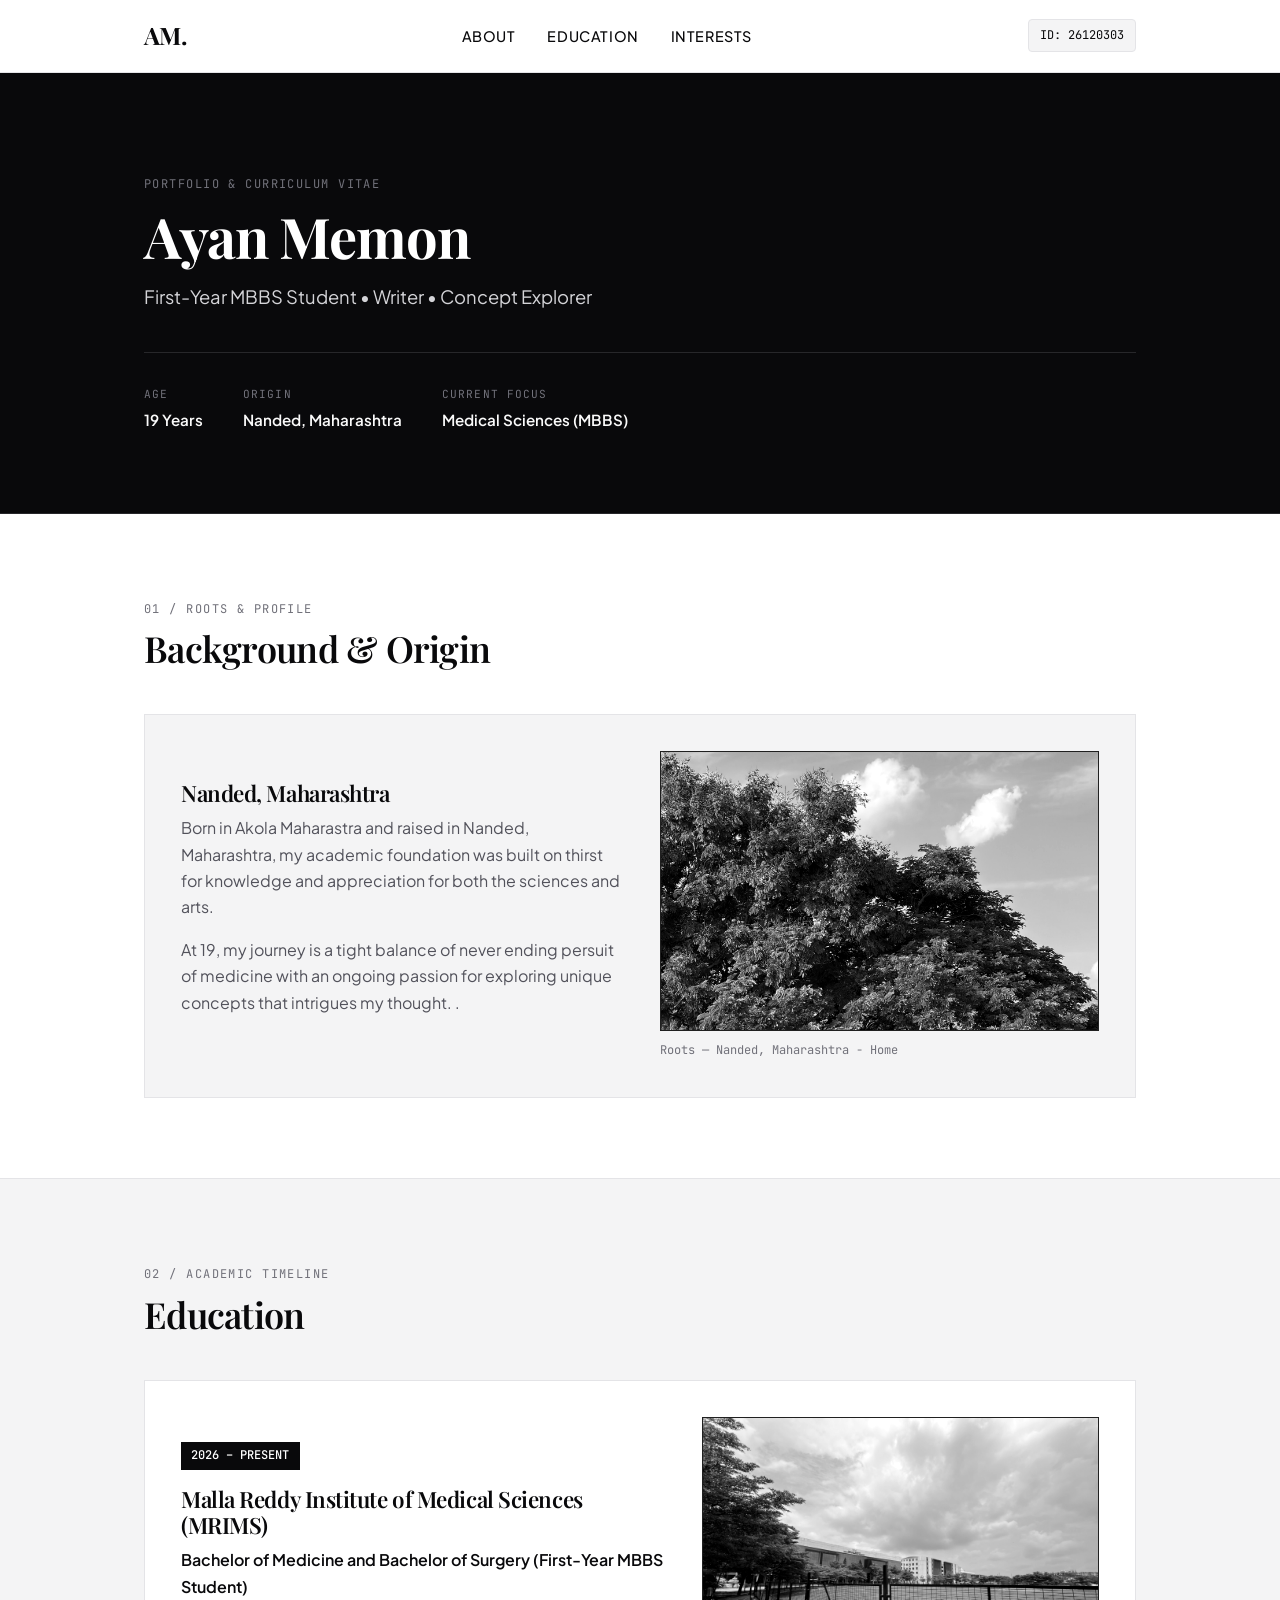
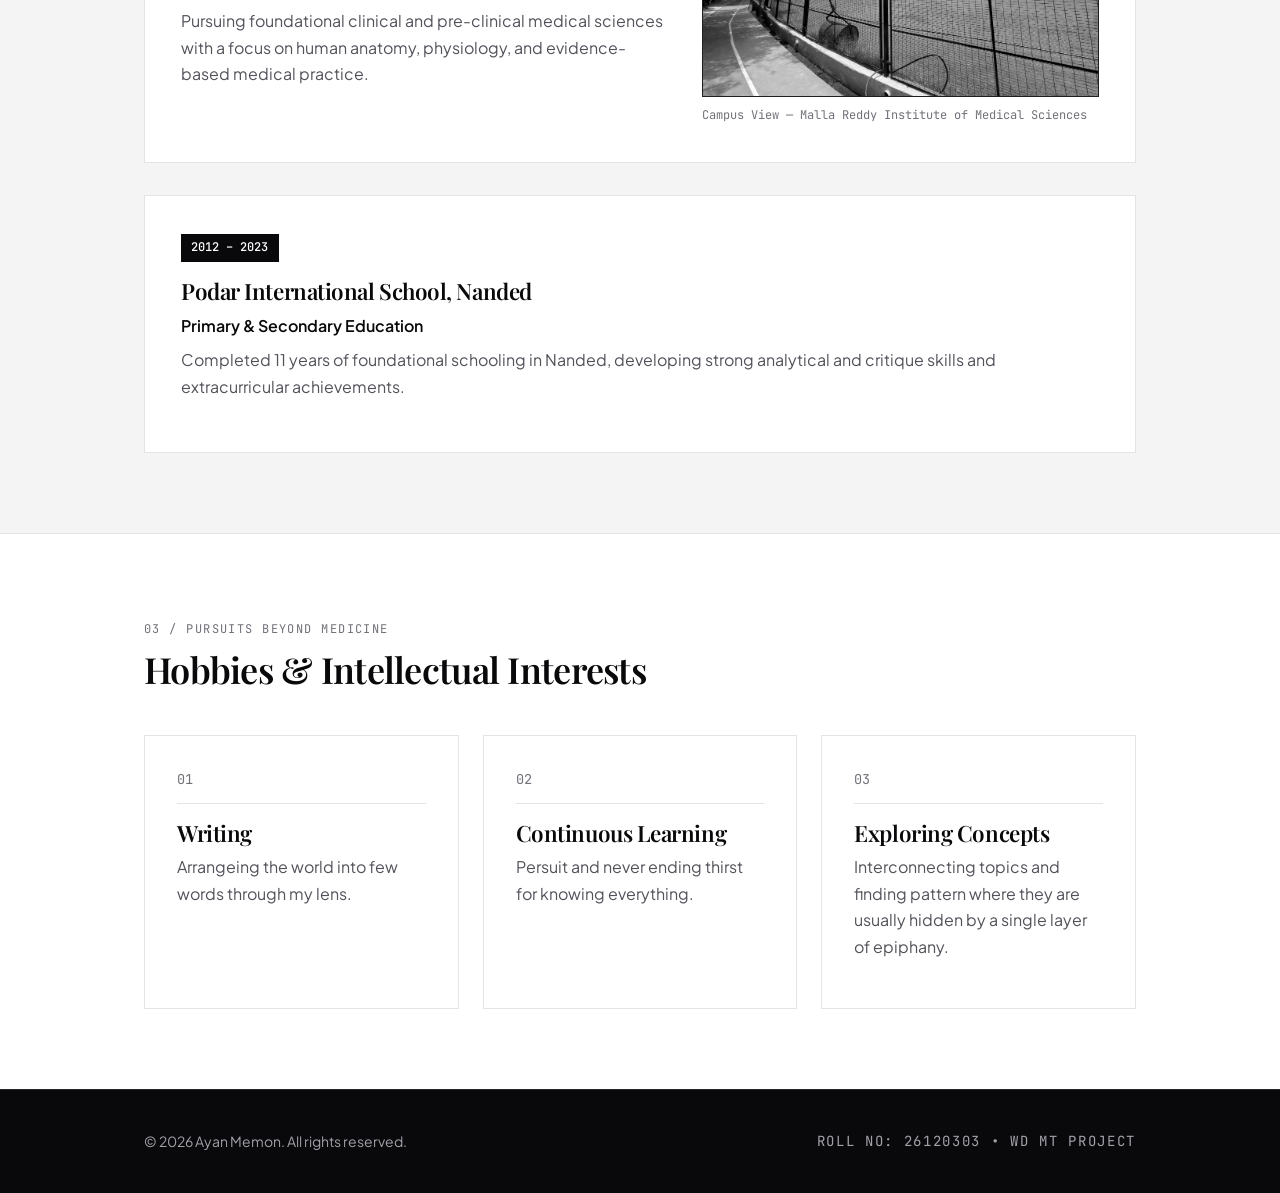
<file: index.html>
<!DOCTYPE html>
<html lang="en">
<head>
    <meta charset="UTF-8">
    <meta name="viewport" content="width=device-width, initial-scale=1.0">
    <title>Ayan Memon | Portfolio & Resume</title>
    <!-- 3 Crisp Google Fonts: Playfair Display (Serif), Plus Jakarta Sans (Sans-Serif), JetBrains Mono (Monospace) -->
    <link rel="preconnect" href="https://fonts.googleapis.com">
    <link rel="preconnect" href="https://fonts.gstatic.com" crossorigin>
    <link href="https://fonts.googleapis.com/css2?family=JetBrains+Mono:wght@400;500&family=Playfair+Display:wght@600;700&family=Plus+Jakarta+Sans:wght@400;500;600;700&display=swap" rel="stylesheet">
    <link rel="stylesheet" href="style.css">
</head>
<body>

    <!-- Sticky Navigation Bar -->
    <header id="navbar">
        <div class="nav-container">
            <a href="#hero" class="brand-logo">AM<span>.</span></a>
            <nav>
                <ul class="nav-links">
                    <li><a href="#about">About</a></li>
                    <li><a href="#education">Education</a></li>
                    <li><a href="#hobbies">Interests</a></li>
                </ul>
            </nav>
            <span class="roll-badge">ID: 26120303</span>
        </div>
    </header>

    <!-- Hero / Header Section -->
    <section id="hero">
        <div class="container hero-content">
            <p class="mono-label">PORTFOLIO & CURRICULUM VITAE</p>
            <h1>Ayan Memon</h1>
            <p class="hero-subtitle">First-Year MBBS Student &bull; Writer &bull; Concept Explorer</p>
            <div class="meta-strip">
                <div class="meta-item">
                    <span class="meta-key">AGE</span>
                    <span class="meta-val">19 Years</span>
                </div>
                <div class="meta-item">
                    <span class="meta-key">ORIGIN</span>
                    <span class="meta-val">Nanded, Maharashtra</span>
                </div>
                <div class="meta-item">
                    <span class="meta-key">CURRENT FOCUS</span>
                    <span class="meta-val">Medical Sciences (MBBS)</span>
                </div>
            </div>
        </div>
    </section>

    <!-- About & Origin Section (Features Nanded.jpg) -->
    <section id="about" class="section-block">
        <div class="container">
            <div class="section-header">
                <span class="mono-label">01 / ROOTS & PROFILE</span>
                <h2>Background & Origin</h2>
            </div>
            <div class="split-card">
                <div class="split-text">
                    <h3>Nanded, Maharashtra</h3>
                    <p>Born in Akola Maharastra and raised in Nanded, Maharashtra, my academic foundation was built on thirst for knowledge and appreciation for both the sciences and arts.</p>
                    <p>At 19, my journey is a tight balance of never ending persuit of medicine with an ongoing passion for exploring unique concepts that intrigues my thought. .</p>
                </div>
                <div class="split-media">
                    <img src="Nanded.jpg" alt="Canopy view in Nanded, Maharashtra" class="featured-img">
                    <p class="img-caption">Roots — Nanded, Maharashtra - Home</p>
                </div>
            </div>
        </div>
    </section>

    <!-- Education Section (Features MRIMS.jpg) -->
    <section id="education" class="section-block alt-bg">
        <div class="container">
            <div class="section-header">
                <span class="mono-label">02 / ACADEMIC TIMELINE</span>
                <h2>Education</h2>
            </div>

            <div class="edu-grid">
                <!-- Card 1: MRIMS -->
                <article class="edu-card featured-edu">
                    <div class="edu-card-content">
                        <span class="date-tag">2026 &ndash; PRESENT</span>
                        <h3>Malla Reddy Institute of Medical Sciences (MRIMS)</h3>
                        <p class="degree-title">Bachelor of Medicine and Bachelor of Surgery (First-Year MBBS Student)</p>
                        <p class="edu-desc">Pursuing foundational clinical and pre-clinical medical sciences with a focus on human anatomy, physiology, and evidence-based medical practice.</p>
                    </div>
                    <div class="edu-card-image">
                        <img src="MRIMS.jpg" alt="Malla Reddy Institute of Medical Sciences Campus" class="featured-img">
                        <p class="img-caption">Campus View — Malla Reddy Institute of Medical Sciences</p>
                    </div>
                </article>

                <!-- Card 2: Podar International School -->
                <article class="edu-card">
                    <div class="edu-card-content">
                        <span class="date-tag">2012 &ndash; 2023</span>
                        <h3>Podar International School, Nanded</h3>
                        <p class="degree-title">Primary & Secondary Education</p>
                        <p class="edu-desc">Completed 11 years of foundational schooling in Nanded, developing strong analytical and critique skills and extracurricular achievements.</p>
                    </div>
                </article>
            </div>
        </div>
    </section>

    <!-- Hobbies & Interests Section -->
    <section id="hobbies" class="section-block">
        <div class="container">
            <div class="section-header">
                <span class="mono-label">03 / PURSUITS BEYOND MEDICINE</span>
                <h2>Hobbies & Intellectual Interests</h2>
            </div>
            <div class="hobby-grid">
                <div class="hobby-card">
                    <span class="card-index">01</span>
                    <h3>Writing</h3>
                    <p>Arrangeing the world into few words through my lens.</p>
                </div>
                <div class="hobby-card">
                    <span class="card-index">02</span>
                    <h3>Continuous Learning</h3>
                    <p>Persuit and never ending thirst for knowing everything.</p>
                </div>
                <div class="hobby-card">
                    <span class="card-index">03</span>
                    <h3>Exploring Concepts</h3>
                    <p>Interconnecting topics and finding pattern where they are usually hidden by a single layer of epiphany.</p>
                </div>
            </div>
        </div>
    </section>

    <!-- Footer -->
    <footer id="main-footer">
        <div class="container footer-flex">
            <p>&copy; 2026 Ayan Memon. All rights reserved.</p>
            <p class="mono-label">ROLL NO: 26120303 &bull; WD MT PROJECT</p>
        </div>
    </footer>

</body>
</html>
</file>
<file: style.css>
/* ==========================================================================
   1. CSS VARIABLES & RESET (Monochrome Palette + 3 Crisp Fonts)
   ========================================================================== */
:root {
    --bg-primary: #FFFFFF;
    --bg-secondary: #F4F4F5;
    --bg-dark: #09090B;
    --text-primary: #09090B;
    --text-secondary: #52525B;
    --text-muted: #71717A;
    --border-color: #E4E4E7;
    --border-dark: #27272A;

    /* 3 Distinct Crisp Font Families */
    --font-Display: 'Playfair Display', Georgia, serif;       /* Font 1: Crisp Editorial Serif */
    --font-Sans: 'Plus Jakarta Sans', -apple-system, sans-serif; /* Font 2: Geometric UI Sans */
    --font-Mono: 'JetBrains Mono', monospace;                 /* Font 3: Technical Monospace */
}

* {
    margin: 0;
    padding: 0;
    box-sizing: border-box;
}

html {
    scroll-behavior: smooth;
    -webkit-font-smoothing: antialiased;
    -moz-osx-font-smoothing: grayscale;
}

/* ==========================================================================
   2. ELEMENT SELECTORS
   ========================================================================== */
body {
    font-family: var(--font-Sans);
    background-color: var(--bg-primary);
    color: var(--text-primary);
    line-height: 1.65;
    font-size: 16px;
}

h1, h2, h3 {
    font-family: var(--font-Display);
    color: var(--text-primary);
    line-height: 1.2;
    letter-spacing: -0.02em;
}

h1 {
    font-size: 3.5rem;
    font-weight: 700;
    margin-bottom: 0.75rem;
}

h2 {
    font-size: 2.25rem;
    font-weight: 600;
}

h3 {
    font-size: 1.4rem;
    font-weight: 600;
    margin-bottom: 0.5rem;
}

p {
    color: var(--text-secondary);
    margin-bottom: 1rem;
}

a {
    color: var(--text-primary);
    text-decoration: none;
    transition: color 0.2s ease, opacity 0.2s ease;
}

a:hover {
    color: var(--text-muted);
}

img {
    max-width: 100%;
    display: block;
}

/* ==========================================================================
   3. ID SELECTORS (Layout Landmarks & Positioning)
   ========================================================================== */
#navbar {
    position: sticky;
    top: 0;
    z-index: 1000;
    background-color: rgba(255, 255, 255, 0.92);
    backdrop-filter: blur(8px);
    border-bottom: 1px solid var(--border-color);
}

#hero {
    background-color: var(--bg-dark);
    color: var(--bg-primary);
    padding: 6rem 0 5rem;
    border-bottom: 1px solid var(--border-dark);
}

#hero h1 {
    color: var(--bg-primary);
}

#main-footer {
    background-color: var(--bg-dark);
    color: var(--bg-primary);
    padding: 2.5rem 0;
    border-top: 1px solid var(--border-dark);
}

#main-footer p {
    color: #A1A1AA;
    margin-bottom: 0;
    font-size: 0.875rem;
}

/* ==========================================================================
   4. CLASS SELECTORS (Components, Grid, Flexbox & Cards)
   ========================================================================== */
.container {
    max-width: 1040px;
    margin: 0 auto;
    padding: 0 1.5rem;
}

.nav-container {
    max-width: 1040px;
    margin: 0 auto;
    padding: 1rem 1.5rem;
    display: flex;
    justify-content: space-between;
    align-items: center;
}

.brand-logo {
    font-family: var(--font-Display);
    font-size: 1.5rem;
    font-weight: 700;
    letter-spacing: -0.03em;
}

.nav-links {
    list-style: none;
    display: flex;
    gap: 2rem;
}

.nav-links a {
    font-size: 0.9rem;
    font-weight: 500;
    text-transform: uppercase;
    letter-spacing: 0.04em;
}

.roll-badge {
    font-family: var(--font-Mono);
    font-size: 0.75rem;
    background-color: var(--bg-secondary);
    color: var(--text-primary);
    padding: 0.35rem 0.7rem;
    border: 1px solid var(--border-color);
    border-radius: 4px;
}

.mono-label {
    font-family: var(--font-Mono);
    font-size: 0.75rem;
    text-transform: uppercase;
    letter-spacing: 0.12em;
    color: var(--text-muted);
    display: inline-block;
    margin-bottom: 0.5rem;
}

.hero-subtitle {
    font-size: 1.15rem;
    color: #D4D4D8;
    margin-bottom: 2.5rem;
}

.meta-strip {
    display: flex;
    flex-wrap: wrap;
    gap: 2.5rem;
    padding-top: 2rem;
    border-top: 1px solid var(--border-dark);
}

.meta-item {
    display: flex;
    flex-direction: column;
}

.meta-key {
    font-family: var(--font-Mono);
    font-size: 0.7rem;
    color: #71717A;
    letter-spacing: 0.1em;
    margin-bottom: 0.25rem;
}

.meta-val {
    font-size: 0.95rem;
    font-weight: 600;
    color: #FAFAFA;
}

.section-block {
    padding: 5rem 0;
}

.alt-bg {
    background-color: var(--bg-secondary);
    border-top: 1px solid var(--border-color);
    border-bottom: 1px solid var(--border-color);
}

.section-header {
    margin-bottom: 2.75rem;
}

/* Split Layout for Origin / Nanded Section */
.split-card {
    display: grid;
    grid-template-columns: 1fr 1fr;
    gap: 2.5rem;
    align-items: center;
    background-color: var(--bg-secondary);
    border: 1px solid var(--border-color);
    padding: 2.25rem;
}

/* Monochrome Filter & Hover Effect on Images */
.featured-img {
    width: 100%;
    height: 280px;
    object-fit: cover;
    filter: grayscale(100%) contrast(1.08);
    border: 1px solid var(--border-dark);
    transition: filter 0.35s ease, transform 0.35s ease;
}

.featured-img:hover {
    filter: grayscale(0%) contrast(1);
    transform: translateY(-2px);
}

.img-caption {
    font-family: var(--font-Mono);
    font-size: 0.75rem;
    color: var(--text-muted);
    margin-top: 0.6rem;
    margin-bottom: 0;
}

/* Education Cards */
.edu-grid {
    display: flex;
    flex-direction: column;
    gap: 2rem;
}

.edu-card {
    background-color: var(--bg-primary);
    border: 1px solid var(--border-color);
    padding: 2.25rem;
}

.featured-edu {
    display: grid;
    grid-template-columns: 1.1fr 0.9fr;
    gap: 2.25rem;
    align-items: center;
}

.date-tag {
    font-family: var(--font-Mono);
    font-size: 0.75rem;
    font-weight: 500;
    background-color: var(--bg-dark);
    color: var(--bg-primary);
    padding: 0.25rem 0.65rem;
    display: inline-block;
    margin-bottom: 1rem;
}

.degree-title {
    font-weight: 600;
    color: var(--text-primary);
    margin-bottom: 0.5rem;
}

/* Hobby 3-Column Grid */
.hobby-grid {
    display: grid;
    grid-template-columns: repeat(3, 1fr);
    gap: 1.5rem;
}

.hobby-card {
    background-color: var(--bg-primary);
    border: 1px solid var(--border-color);
    padding: 2rem;
    transition: border-color 0.2s ease, transform 0.2s ease;
}

.hobby-card:hover {
    border-color: var(--bg-dark);
    transform: translateY(-3px);
}

.card-index {
    font-family: var(--font-Mono);
    font-size: 0.85rem;
    color: var(--text-muted);
    display: block;
    margin-bottom: 1rem;
    padding-bottom: 0.75rem;
    border-bottom: 1px solid var(--border-color);
}

.footer-flex {
    display: flex;
    justify-content: space-between;
    align-items: center;
}

/* Responsive Adjustments */
@media (max-width: 768px) {
    h1 { font-size: 2.5rem; }
    .split-card, .featured-edu, .hobby-grid {
        grid-template-columns: 1fr;
    }
    .nav-links { display: none; }
    .footer-flex {
        flex-direction: column;
        gap: 0.75rem;
        text-align: center;
    }
}
</file>
